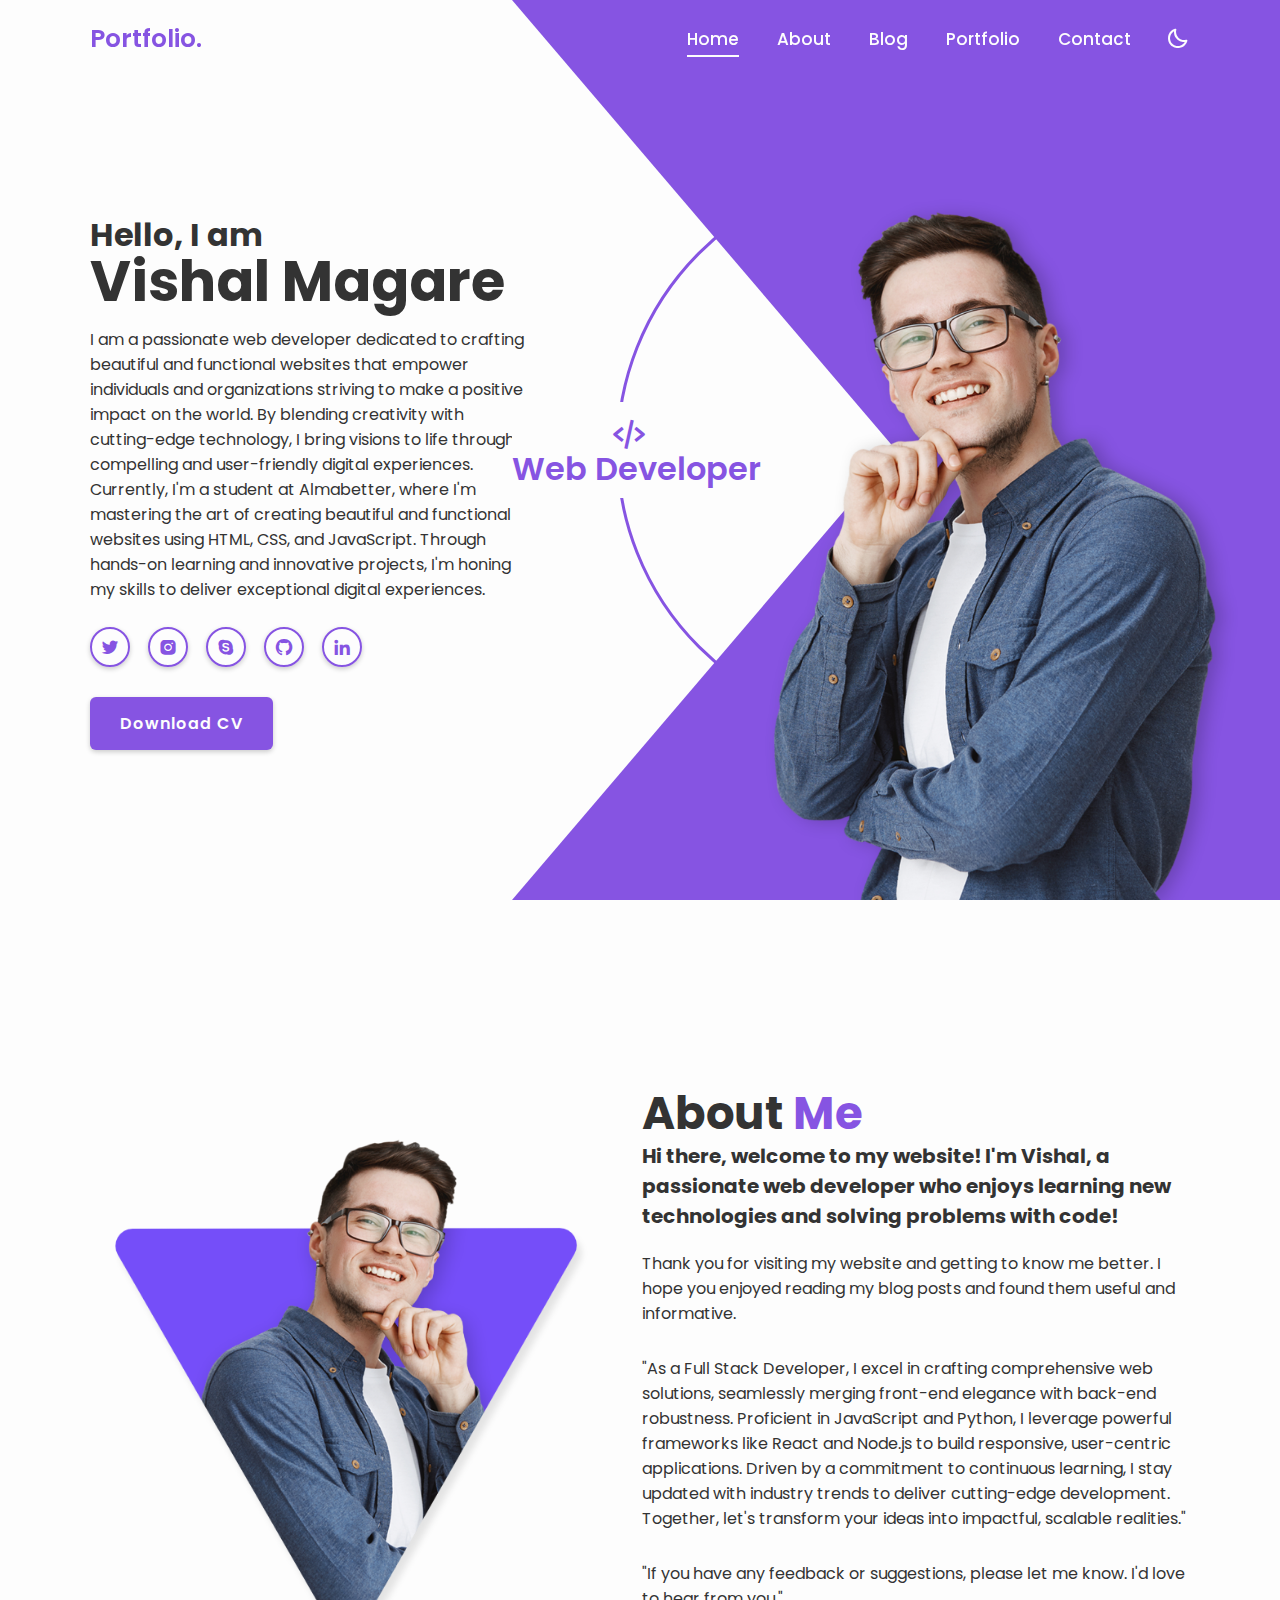
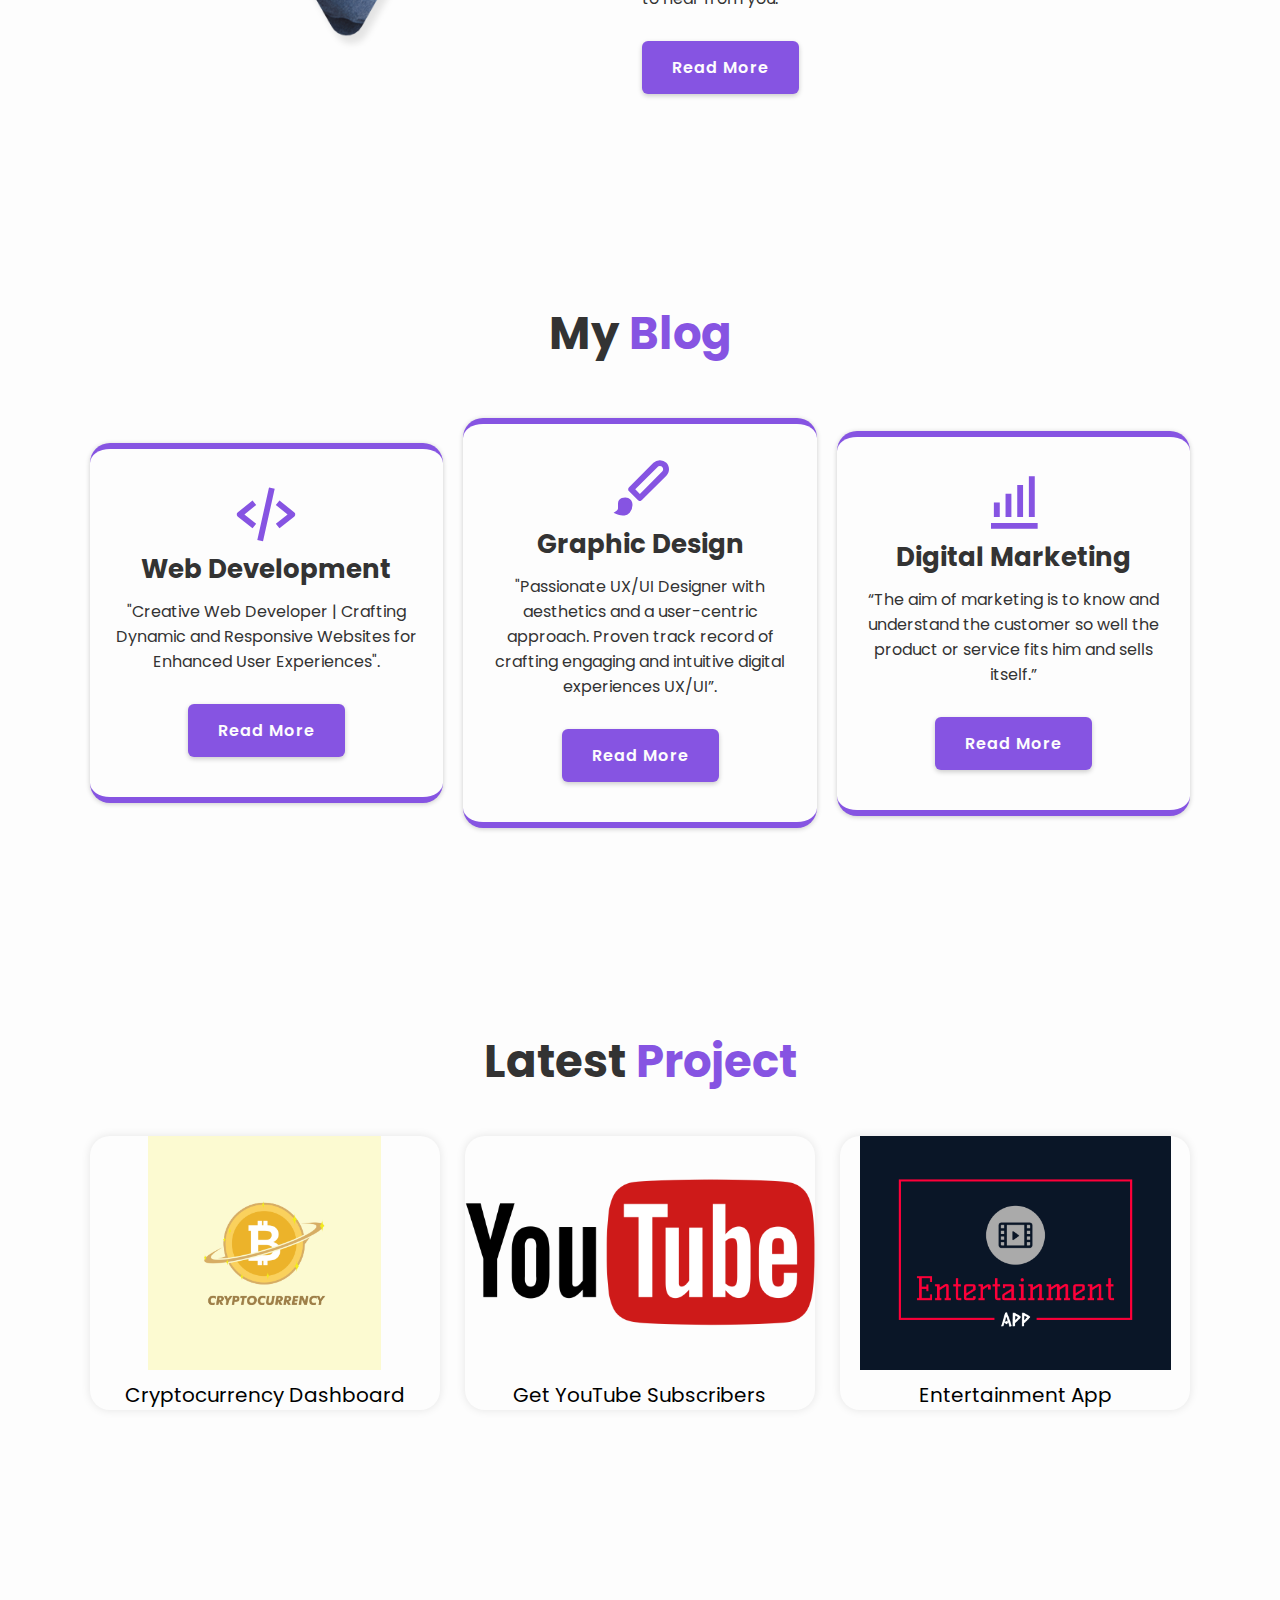
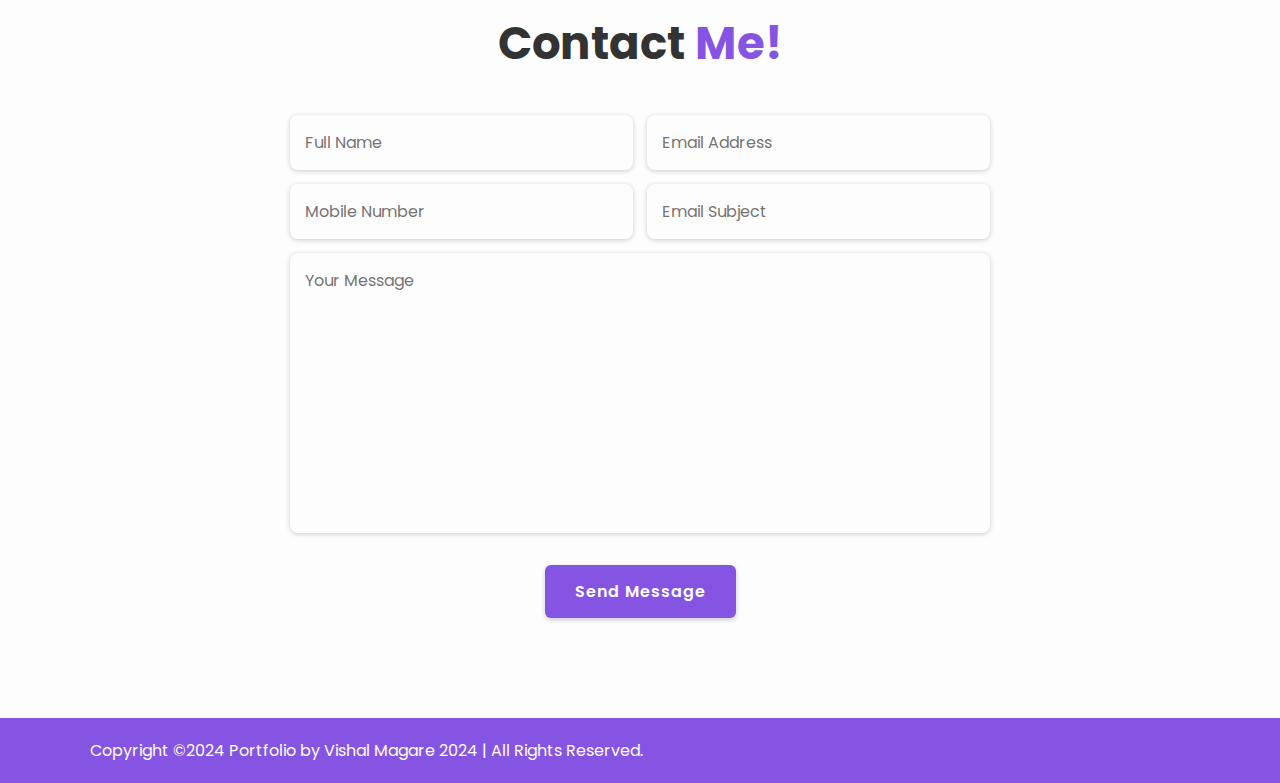
<file: index.html>
<!DOCTYPE html>
<html lang="en">

<head>
    <meta charset="UTF-8">
    <meta http-equiv="X-UA-Compatible" content="IE=edge">
    <meta name="viewport" content="width=device-width, initial-scale=1.0">

    <!--   - favicon  -->

    <link rel="shortcut icon" href="images/firebase.png" type="image/svg+xml">

    <title> Responsive Portfolio Website Design</title>


    <!-- swiper css --->
    <link rel="stylesheet" href="https://cdn.jsdelivr.net/npm/swiper@9/swiper-bundle.min.css" />

    <!-- box icons -->
    <link href='https://unpkg.com/boxicons@2.1.4/css/boxicons.min.css' rel='stylesheet'>

    <!-- custom css -->
    <link rel="stylesheet" href="css/style.css">
    <!-- custom js  -->
    <script src="js/script.js"></script>



</head>

<body>


    <header class="header">
        <a href="#" class="logo">Portfolio.</a>

        <nav class="navbar">
            <a href="#home" class="active">Home</a>
            <a href="#about">About</a>
            <a href="#services">Blog</a>
            <a href="#portfolio">Portfolio</a>
            <a href="#contact">Contact</a>
        </nav>

        <div class="bx bx-moon" id="darkMode-icon"></div>

        <div class="bx bx-menu" id="menu-icon"></div>
        <style>
            .dark-mode {
                --bg-color: #0b061f;
                --text-color: #fdfdfd;
                --shadow-color: rgba(0, 0, 0, .7);
            }
        </style>


    </header>

    <!--================================= home section design ========================== -->

    <!-- =========================== HOME ================================ -->

    <section class="home" id="home">
        <div class="home-content">
            <h3>Hello, I am</h3>
            <h1>Vishal Magare</h1>
            <p>
                I am a passionate web developer dedicated to crafting beautiful and functional websites that empower
                individuals and organizations striving to make a positive impact on the world. By blending creativity
                with cutting-edge technology, I bring visions to life through compelling and user-friendly digital
                experiences.


            </p>
            <p>Currently, I'm a student at Almabetter, where I'm mastering the art of creating beautiful and functional
                websites using HTML, CSS, and JavaScript. Through hands-on learning and innovative projects, I'm honing
                my skills to deliver exceptional digital experiences.</p>

            <!-- ==================== SociAal media ================= -->

            <div class="social-media">
                <a href=""><i class='bx bxl-twitter'></i></a>
                <a href="https://www.instagram.com/vishal24_7_99?igsh=eTlwOXo3YjFxdHc2" target="_blank"><i
                        class='bx bxl-instagram-alt'></i></a>
                <a href="#"><i class='bx bxl-skype'></i></a>
                <a href="https://github.com/mvishal24799" target="_blank"><i class='bx bxl-github'></i></a>
                <a href="https://www.linkedin.com/in/vishal-magare-760587284?lipi=urn%3Ali%3Apage%3Ad_flagship3_profile_view_base_contact_details%3Br3ZbmWHXQPqZXh9HtMrwjg%3D%3D"
                    target="_blank"><i class='bx bxl-linkedin'></i></a>
            </div>

            <a href="Vishal's Resume.pdf" target="_blank" class="btn">Download CV</a>
        </div>

        <div class="profession-container">
            <div class="profession-box">
                <div class="profession" style="--i:0;">
                    <i class='bx bx-code-alt'></i>
                    <h3>Web Developer</h3>
                </div>
                <div class="profession" style="--i:1;">
                    <i class='bx bx-code-curly'></i>
                    <h3>UX/UI Designer</h3>
                </div>
                <div class="profession" style="--i:2;">
                    <i class='bx bxl-codepen'></i>
                    <h3>Software Engineer</h3>
                </div>
                <div class="profession" style="--i:3;">
                    <i class='bx bx-camera'></i>
                    <h3>Photographer </h3>
                </div>
                <div class="circle"></div>
            </div>

            <div class="overlay"></div>
        </div>

        <div class="home-img">
            <img src="images/hn.png" alt="">
        </div>
    </section>

    <!--======================= About section design ================== -->

    <!-- ======================= ABOUT ======================= -->

    <section class="about" id="about">
        <div class="about-img">
            <img src="images/hn 4.png" alt="">
        </div>

        <div class="about-content">
            <h2 class="heading">About <span>Me</span></h2>
            <h3>
                Hi there, welcome to my website! I'm Vishal,
                a passionate web developer who enjoys learning new technologies
                and solving problems with code!
            </h3>
            <p>
                Thank you for visiting my website and getting to know me better. I hope you
                enjoyed reading my blog posts and
                found
                them useful and informative.
            </p>
            <p>
                "As a Full Stack Developer, I excel in crafting comprehensive web solutions, seamlessly merging
                front-end elegance with back-end robustness. Proficient in JavaScript and Python, I leverage powerful
                frameworks like React and Node.js to build responsive, user-centric applications. Driven by a commitment
                to continuous learning, I stay updated with industry trends to deliver cutting-edge development.
                Together, let's transform your ideas into impactful, scalable realities."
            <p> "If you have any feedback or suggestions, please let me know. I'd love to hear from you."</p>
            </p>

            <a href="#" class="btn">Read More</a>
        </div>
    </section>

    <!------ ============= services // Blog section design =================== ----- !>

    <-- ----- ================ BLOG ======================== ------->

    <section class="services" id="services">
        <h2 class="heading">My <span>Blog</span></h2>

        <div class="services-container">
            <div class="services-box">
                <i class='bx bx-code-alt'></i>
                <h3>Web Development</h3>
                <p>"Creative Web Developer | Crafting Dynamic and Responsive Websites for Enhanced User Experiences".
                </p>
                <a href="#" class="btn">Read More</a>
            </div>
            <div class="services-box">
                <i class='bx bxs-paint'></i>
                <h3>Graphic Design</h3>
                <p>"Passionate UX/UI Designer with aesthetics and a user-centric approach. Proven track record of
                    crafting engaging and intuitive digital experiences UX/UI”.</p>
                <a href="#" class="btn">Read More</a>
            </div>
            <div class="services-box">
                <i class='bx bx-bar-chart-alt'></i>
                <h3>Digital Marketing</h3>
                <p>“The aim of marketing is to know and understand the customer so well the product or service fits him
                    and sells itself.”</p>
                <a href="#" class="btn">Read More</a>
            </div>
        </div>
    </section>



    <!-- ======================portfolio section design ====================-->

    <!-- =================== PORTFOLIO ==================== -->

    <!-- =================== PORTFOLIO ==================== -->

    <section class="portfolio" id="portfolio">
        <h2 class="heading">Latest <span>Project</span></h2>

        <div class="portfolio-container">
            <div class="portfolio-box">
                <img src="images/crypto.png" alt="">
                <p><a href="https://cryptocurrency-dashboard-1.onrender.com/" target="_blank">Cryptocurrency
                        Dashboard</a></p>
            </div>
            <div class="portfolio-box">
                <img src="images/youtube.png" alt="">
                <p><a href="https://getyoutube-subscribers-avam-kw3m.onrender.com/" target="_blank">Get YouTube
                        Subscribers</a></p>
            </div>
            <div class="portfolio-box">
                <img src="images/Entertainment-app.png" alt="">
                <p><a href="https://entertainment-app-vm.onrender.com/" target="_blank">
                        Entertainment App
                    </a></p>
            </div>

        </div>
    </section>


    <!--=================== contact section design ==============-->

    <!-- ============= CONTACT =========== -->

    <section class="contact" id="contact">
        <h2 class="heading">Contact <span>Me!</span></h2>

        <form action="#">
            <div class="input-box">
                <input type="text" placeholder="Full Name">
                <input type="email" placeholder="Email Address">
            </div>
            <div class="input-box">
                <input type="number" placeholder="Mobile Number">
                <input type="text" placeholder="Email Subject">
            </div>
            <textarea name="" id="" cols="30" rows="10" placeholder="Your Message"></textarea>
            <input type="submit" value="Send Message" class="btn">
        </form>




    </section>

    <!----- ======= Footer ======= -->


    <footer class="footer">
        <div class="footer-text">
            <p>Copyright &copy;2024 Portfolio by Vishal Magare 2024 | All Rights Reserved.</p>
        </div>

        </div>
    </footer>

</body>

</html>
</file>
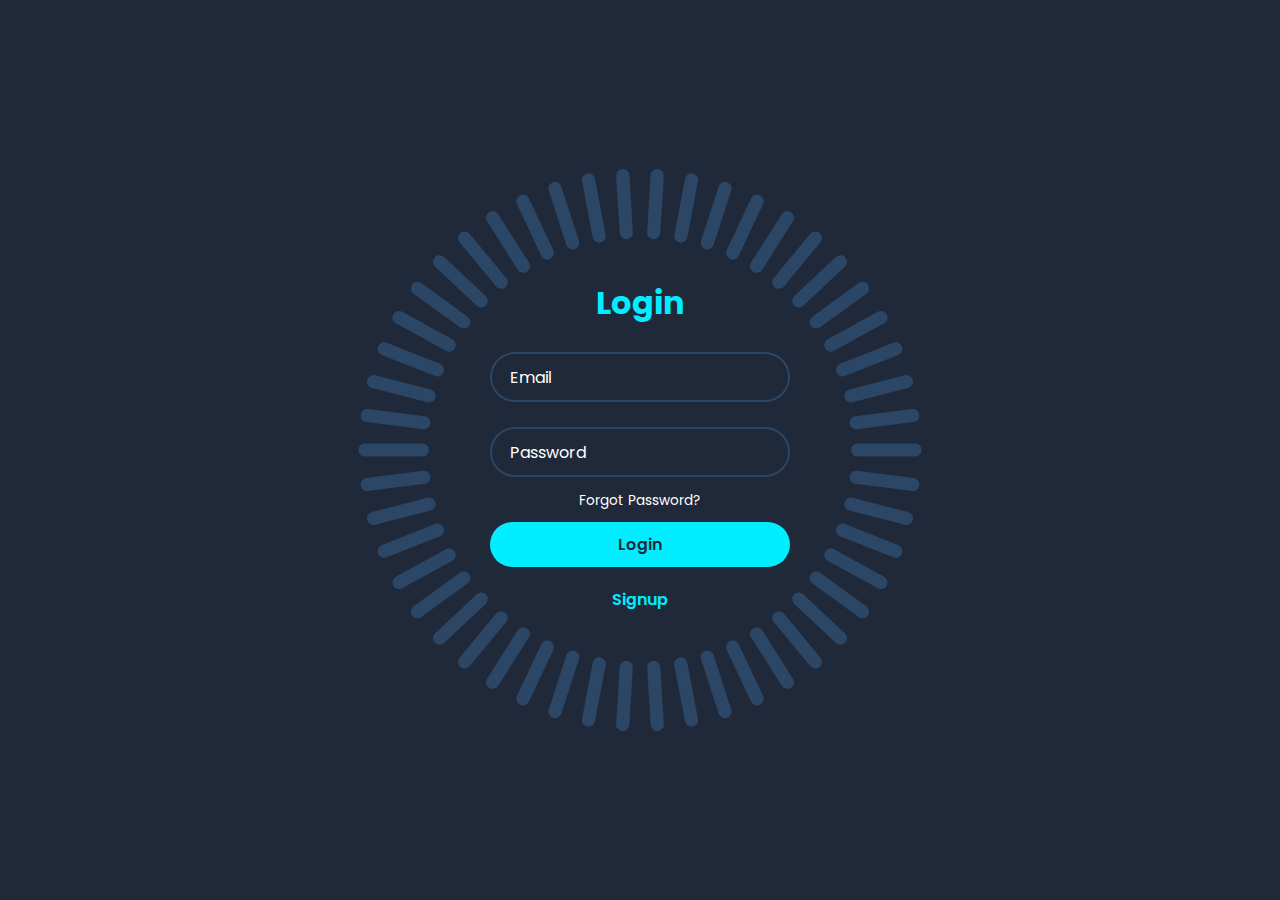
<file: Animationlogin.html>
<!DOCTYPE html>
<html lang="en" >
<head>
  <meta charset="UTF-8">
  <title>Animated Login form</title>
  <link rel="shortcut icon" href="images/pngwing.com (15).png" type="image/svg+xml">

</head>
<body>
<!-- partial:index.partial.html -->
<div class="container">
  <div class="login-box">
    <h2>Login</h2>
    <form action="#">
      <div class="input-box">
        <input type="email" required>
        <label>Email</label>
      </div>
      <div class="input-box">
        <input type="password" required>
        <label>Password</label>
      </div>
      <div class="forgot-password">
        <a href="#">Forgot Password?</a>
      </div>
      <button type="submit" class="btn">Login</button>
      <div class="signup-link">
        <a href="#">Signup</a>
      </div>
    </form>
  </div>

  <span style="--i:0;"></span>
  <span style="--i:1;"></span>
  <span style="--i:2;"></span>
  <span style="--i:3;"></span>
  <span style="--i:4;"></span>
  <span style="--i:5;"></span>
  <span style="--i:6;"></span>
  <span style="--i:7;"></span>
  <span style="--i:8;"></span>
  <span style="--i:9;"></span>
  <span style="--i:10;"></span>
  <span style="--i:11;"></span>
  <span style="--i:12;"></span>
  <span style="--i:13;"></span>
  <span style="--i:14;"></span>
  <span style="--i:15;"></span>
  <span style="--i:16;"></span>
  <span style="--i:17;"></span>
  <span style="--i:18;"></span>
  <span style="--i:19;"></span>
  <span style="--i:20;"></span>
  <span style="--i:21;"></span>
  <span style="--i:22;"></span>
  <span style="--i:23;"></span>
  <span style="--i:24;"></span>
  <span style="--i:25;"></span>
  <span style="--i:26;"></span>
  <span style="--i:27;"></span>
  <span style="--i:28;"></span>
  <span style="--i:29;"></span>
  <span style="--i:30;"></span>
  <span style="--i:31;"></span>
  <span style="--i:32;"></span>
  <span style="--i:33;"></span>
  <span style="--i:34;"></span>
  <span style="--i:35;"></span>
  <span style="--i:36;"></span>
  <span style="--i:37;"></span>
  <span style="--i:38;"></span>
  <span style="--i:39;"></span>
  <span style="--i:40;"></span>
  <span style="--i:41;"></span>
  <span style="--i:42;"></span>
  <span style="--i:43;"></span>
  <span style="--i:44;"></span>
  <span style="--i:45;"></span>
  <span style="--i:46;"></span>
  <span style="--i:47;"></span>
  <span style="--i:48;"></span>
  <span style="--i:49;"></span>
</div>
<!-- partial -->

<style>
  @import url("https://fonts.googleapis.com/css2?family=Poppins:wght@400;500&display=swap");
* {
  margin: 0;
  padding: 0;
  font-family: "Poppins";
  box-sizing: border-box;
}

body {
  display: flex;
  justify-content: center;
  align-items: center;
  background: #1f293a;
  min-height: 100vh;
}

.container {
  position: relative;
  width: 256px;
  height: 256px;
  display: flex;
  justify-content: center;
  align-items: center;
}

.container span {
  position: absolute;
  left: 0;
  width: 32px;
  height: 6px;
  background: #2c4766;
  border-radius: 8px;
  transform-origin: 128px;
  transform: scale(2.2) rotate(calc(var(--i) * (360deg / 50)));
  animation: animateBlink 3s linear infinite;
  animation-delay: calc(var(--i) * (3s / 50));
}

@keyframes animateBlink {
  0% {
    background: #0ef;
  }

  25% {
    background: #2c4766;
  }
}

.login-box {
  position: absolute;
  width: 400px;
}

.login-box form {
  width: 100%;
  padding: 0 50px;
}

h2 {
  font-size: 2em;
  color: #0ef;
  text-align: center;
}
.input-box {
  position: relative;
  margin: 25px 0;
}

.input-box input {
  width: 100%;
  height: 50px;
  background: transparent;
  border: 2px solid #2c4766;
  outline: none;
  border-radius: 40px;
  font-size: 1em;
  color: #fff;
  padding: 0 20px;
  transition: 0.5s;
}

.input-box input:focus,
.input-box input:valid {
  border-color: #0ef;
}

.input-box label {
  position: absolute;
  top: 50%;
  left: 20px;
  transform: translateY(-50%);
  font-size: 1em;
  color: #fff;
  pointer-events: none;
  transition: 0.5s ease;
}

.input-box input:focus ~ label,
.input-box input:valid ~ label {
  top: 1px;
  font-size: 0.8em;
  background-color: #1f293a;
  padding: 0 6px;
  color: #0ef;
}

.forgot-password {
  margin: -15px 0 10px;
  text-align: center;
}

.forgot-password a {
  font-size: 0.85em;
  color: #fff;
  text-decoration: none;
}

.forgot-password a:hover {
  text-decoration: underline;
}

.btn {
  width: 100%;
  height: 45px;
  border-radius: 45px;
  background: #0ef;
  border: none;
  outline: none;
  cursor: pointer;
  font-size: 1em;
  color: #1f293a;
  font-weight: 600;
}

.signup-link {
  margin: 20px 0 10px;
  text-align: center;
}

.signup-link a {
  font-size: 1em;
  color: #0ef;
  text-decoration: none;
  font-weight: 600;
}

.signup-link a:hover {
  text-decoration: underline;
}
</style>
  
</body>
</html>
</file>
<file: css/style.css>
@import url('https://fonts.googleapis.com/css2?family=Poppins:wght@300;400;500;600;700;800;900&display=swap');

* {
    margin: 0;
    padding: 0;
    box-sizing: border-box;
    text-decoration: none;
    border: none;
    outline: none;
    scroll-behavior: smooth;
    font-family: 'Poppins', sans-serif;
}

:root {
    --bg-color: #fdfdfd;
    --text-color: #333;
    --main-color: #8654e2;
    --white-color: #fdfdfd;
    --shadow-color: rgba(0, 0, 0, .2);
}

*::selection {
    background: var(--main-color);
    color: var(--bg-color);
}

/* .dark-mode {
    --bg-color: #0b061f;
    --text-color: #fdfdfd;
    --shadow-color: rgba(0, 0, 0, .7);
} */

html {
    font-size: 62.5%;
    overflow-x: hidden;
}

body {
    background: var(--bg-color);
    color: var(--text-color);
}

.header {
    position: fixed;
    top: 0;
    left: 0;
    width: 100%;
    padding: 2rem 7%;
    background: transparent;
    display: flex;
    align-items: center;
    z-index: 100;
    transition: .5s;
}

.header.sticky {
    background: var(--bg-color);
    box-shadow: 0 .1rem 1rem var(--shadow-color);
}

.logo {
    font-size: 2.5rem;
    color: var(--main-color);
    font-weight: 600;
    margin-right: auto;
}

.navbar a {
    position: relative;
    font-size: 1.7rem;
    color: var(--white-color);
    font-weight: 500;
    margin-right: 3.5rem;
}

.header.sticky .navbar a {
    color: var(--text-color);
}

.header.sticky .navbar a.active {
    color: var(--main-color);
}

.navbar a.active::before {
    content: '';
    position: absolute;
    left: 0;
    bottom: -6px;
    width: 100%;
    height: .2rem;
    background: var(--white-color);
}

.header.sticky .navbar a::before {
    background: var(--main-color);
    opacity: .7;
}

#darkMode-icon {
    font-size: 2.4rem;
    color: var(--white-color);
    cursor: pointer;
}

.header.sticky #darkMode-icon {
    color: var(--text-color);
    opacity: .9;
}

#menu-icon {
    font-size: 3.6rem;
    color: var(--text-color);
    display: none;
}

section {
    min-height: 100vh;
    padding: 10rem 7% 2rem;
}

.home {
    display: flex;
    align-items: center;
}

.home .home-content {
    max-width: 44rem;
}

.home-content h3 {
    font-size: 3.2rem;
    font-weight: 700;
    line-height: .3;
}

.home-content h1 {
    font-size: 5.6rem;
    font-weight: 700;
    margin-bottom: .3rem;
}

.home-content p {
    font-size: 1.6rem;
}

.home-content .social-media a {
    display: inline-flex;
    justify-content: center;
    align-items: center;
    width: 4rem;
    height: 4rem;
    background: transparent;
    border: .2rem solid var(--main-color);
    border-radius: 50%;
    box-shadow: 0 .2rem .5rem var(--shadow-color);
    font-size: 2rem;
    color: var(--main-color);
    margin: 2.5rem 1.5rem 3rem 0;
    transition: .5s ease;
}

.home-content .social-media a:hover {
    background: var(--main-color);
    color: var(--white-color);
}

.btn {
    display: inline-block;
    padding: 1.2rem 2.8rem;
    background: var(--main-color);
    border-radius: .6rem;
    box-shadow: 0 .2rem .5rem var(--shadow-color);
    font-size: 1.6rem;
    color: var(--white-color);
    letter-spacing: .1rem;
    font-weight: 600;
    border: .2rem solid transparent;
    transition: .5s ease;
}

.btn:hover {
    background: transparent;
    color: var(--main-color);
    border-color: var(--main-color);
}

.home .profession-container {
    position: absolute;
    top: 50%;
    right: 0;
    transform: translateY(-50%);
    width: 100vw;
    height: 100vh;
    overflow: hidden;
    pointer-events: none;
}

.home .profession-container .profession-box {
    position: absolute;
    top: 0;
    right: 0;
    width: 768px;
    height: 100vh;
    display: flex;
    justify-content: center;
    align-items: center;
    animation: professionRotate 13s ease-out infinite;
}

@keyframes professionRotate {

    0%,
    20% {
        transform: rotate(0deg);
    }

    25%,
    45% {
        transform: rotate(-90deg);
    }

    50%,
    70% {
        transform: rotate(-180deg);
    }

    75%,
    95% {
        transform: rotate(-270deg);
    }

    100% {
        transform: rotate(-360deg);
    }
}

.home .profession-box .profession {
    position: absolute;
    left: 0;
    display: flex;
    align-items: center;
    flex-direction: column;
    color: var(--main-color);
    transform: rotate(calc(360deg / 4 * var(--i)));
    transform-origin: 384px;
    background: var(--bg-color);
    padding: 13px 0;
}

.home .profession-box .profession:nth-child(1) i {
    margin-right: 15px;
}

.home .profession-box .profession:nth-child(2),
.home .profession-box .profession:nth-child(4) {
    padding-bottom: 20px;
}

.home .profession i {
    font-size: 3.8rem;
}

.home .profession h3 {
    font-size: 3.2rem;
    line-height: 1;
    font-weight: 600;
}

.home .profession-box .circle {
    width: 560px;
    height: 560px;
    border: 3px solid var(--main-color);
    border-radius: 50%;
    z-index: -1;
}

.home .profession-container .overlay {
    position: absolute;
    top: 0;
    right: 0;
    width: 0;
    height: 0;
    border-top: 50vh solid var(--main-color);
    border-right: 384px solid var(--main-color);
    border-bottom: 50vh solid var(--main-color);
    border-left: 384px solid transparent;
}

.home-img img {
    position: absolute;
    bottom: 0;
    right: 40px;
    pointer-events: none;
    max-width: 480px;
    max-height: 100vh;
}

span {
    color: var(--main-color);
}

.about {
    display: flex;
    justify-content: center;
    align-items: center;
    gap: 4rem;
}

.about-img img {
    width: 40vw;
}

.heading {
    font-size: 4.5rem;
    text-align: center;
}

.about-content h2 {
    text-align: left;
    line-height: 1.2;
}

.about-content h3 {
    font-size: 2rem;
}

.about-content p {
    font-size: 1.6rem;
    margin: 2rem 0 3rem;
}

.services {
    min-height: auto;
    padding-bottom: 10rem;
}

.services h2 {
    margin-bottom: 5rem;
}

.services .services-container {
    display: flex;
    justify-content: center;
    align-items: center;
    flex-wrap: wrap;
    gap: 2rem;
}

.services-container .services-box {
    flex: 1 1 30rem;
    background: var(--bg-color);
    padding: 3rem 2rem 4rem;
    border-radius: 2rem;
    box-shadow: 0 .1rem .5rem var(--shadow-color);
    text-align: center;
    border-top: .6rem solid var(--main-color);
    border-bottom: .6rem solid var(--main-color);
    transition: .5s ease;
}

.services-container .services-box:hover {
    box-shadow: 0 .1rem 2rem var(--shadow-color);
    transform: scale(1.02);
}

.services-box i {
    font-size: 7rem;
    color: var(--main-color);
}

.services-box h3 {
    font-size: 2.6rem;
    transition: .5s ease;
}

.services-box:hover h3 {
    color: var(--main-color);
}

.services-box p {
    font-size: 1.6rem;
    margin: 1rem 0 3rem;
}

.portfolio {
    min-height: auto;
    padding-bottom: 10rem;
}

.portfolio h2 {
    margin-bottom: 4rem;
}

.portfolio .portfolio-container {
    display: grid;
    grid-template-columns: repeat(3, 1fr);
    align-items: center;
    gap: 2.5rem;
}

.portfolio-container .portfolio-box {
    position: relative;
    display: flex;
    border-radius: 2rem;
    box-shadow: 0 0 1rem rgba(0, 0, 0, .1);
    overflow: hidden;
}

.portfolio-box {
    display: flex;
    justify-content: center;
    align-items: center;
    flex-direction: column;
    row-gap: 1rem;
}

.portfolio-box img {
    width: 100%;
    aspect-ratio: 3/2;
    object-fit: contain;
    transition: .5s ease;
}

.portfolio-box p a {
    font-size: 2rem;
    font-weight:400;
    color: black;
}

.portfolio-box:hover img {
    transform: scale(1.1);
}

.portfolio-box .portfolio-layer {
    position: absolute;
    bottom: 0;
    left: 0;
    width: 100%;
    height: 100%;
    background: linear-gradient(rgba(0, 0, 0, .1), var(--main-color));
    color: var(--white-color);
    display: flex;
    justify-content: center;
    align-items: center;
    flex-direction: column;
    text-align: center;
    padding: 0 4rem;
    opacity: 0;
    transition: .5s ease;
}

.portfolio-box:hover .portfolio-layer {
    opacity: 1;
}

.portfolio-layer h4 {
    font-size: 3rem;
}

.portfolio-layer p {
    font-size: 1.6rem;
    margin: .3rem 0 1rem;
}

.portfolio-layer a {
    display: inline-flex;
    justify-content: center;
    align-items: center;
    width: 5rem;
    height: 5rem;
    background: var(--white-color);
    border-radius: 50%;
}

.portfolio-layer a i {
    font-size: 2rem;
    color: #333;
}

.testimonial-container {
    display: flex;
    align-items: center;
    flex-direction: column;
    width: 100%;
    padding: 5rem 1rem;
}

.testimonial-container .testimonial-wrapper {
    position: relative;
    max-width: 90rem;
    width: 100%;
    padding: 5rem;
}

.testimonial-wrapper .testimonial-box {
    padding: 1rem;
    border-radius: 2rem;
    overflow: hidden;
}

.testimonial-content .testimonial-slide {
    display: flex;
    align-items: center;
    flex-direction: column;
    background: var(--bg-color);
    border-radius: 2rem;
    box-shadow: 0 .1rem .5rem var(--shadow-color);
    padding: 3rem 5rem;
    border-top: .8rem solid var(--main-color);
    border-bottom: .8rem solid var(--main-color);
}

.testimonial-slide img {
    width: 14rem;
    height: 14rem;
    object-fit: cover;
    border-radius: 50%;
    border: .5rem solid var(--bg-color);
    outline: .5rem solid var(--main-color);
}

.testimonial-slide h3 {
    font-size: 2.5rem;
    margin: 2rem 0;
}

.testimonial-slide p {
    font-size: 1.4rem;
    text-align: center;
}

.testimonial-box .swiper-button-next,
.testimonial-box .swiper-button-prev {
    color: var(--main-color);
}

.testimonial-box .swiper-button-next {
    right: 0;
}

.testimonial-box .swiper-button-prev {
    left: 0;
}

.testimonial-box .swiper-pagination-bullet {
    background: rgba(0, 0, 0, .8);
}

.testimonial-box .swiper-pagination-bullet-active {
    background: var(--main-color);
}

.contact {
    min-height: auto;
    padding-bottom: 7rem;
}

.contact h2 {
    margin-bottom: 3rem;
}

.contact form {
    max-width: 70rem;
    margin: 1rem auto;
    text-align: center;
    margin-bottom: 3rem;
}

.contact form .input-box {
    display: flex;
    justify-content: space-between;
    flex-wrap: wrap;
}

.contact form .input-box input,
.contact form textarea {
    width: 100%;
    padding: 1.5rem;
    font-size: 1.6rem;
    color: var(--text-color);
    background: var(--bg-color);
    border-radius: .8rem;
    margin: .7rem 0;
    box-shadow: 0 .1rem .5rem var(--shadow-color);
}

.contact form .input-box input {
    width: 49%;
}

.contact form textarea {
    resize: none;
}

.contact form .btn {
    margin-top: 2rem;
    cursor: pointer;
}

.footer {
    display: flex;
    justify-content: space-between;
    align-items: center;
    flex-wrap: wrap;
    padding: 2rem 7%;
    background: var(--main-color);
}

.footer-text p {
    font-size: 1.6rem;
    color: var(--white-color);
}

.footer-iconTop a {
    display: inline-flex;
    justify-content: center;
    align-items: center;
    padding: .8rem;
    background: var(--white-color);
    border-radius: .8rem;
    border: .2rem solid var(--main-color);
    outline: .2rem solid transparent;
    transition: .5s ease;
}

.footer-iconTop a:hover {
    outline-color: var(--white-color);
}

.footer-iconTop a i {
    font-size: 2.4rem;
    color: #333;
}


/* BREAKPOINTS */
@media (max-width: 1200px) {
    html {
        font-size: 55%;
    }

    .home .profession-container .profession-box {
        right: -10%;
    }

    .home .profession-container .overlay {
        right: -6%;
    }

    .home-img img {
        right: 0;
    }
}

@media (max-width: 1100px) {
    .home .profession-container .profession-box {
        right: -15%;
    }

    .home-img img {
        max-width: 420px;
    }
}

@media (max-width: 1024px) {
    .header {
        padding: 2rem 3%;
    }

    section {
        padding: 10rem 3% 2rem;
    }

    .home .profession-container .profession-box {
        right: -20%;
    }

    .home .profession-container .overlay {
        right: -12%;
    }

    .home-img img {
        max-width: 400px;
    }
}

@media (max-width: 991px) {

    .navbar a:nth-child(1) {
        color: var(--main-color);
    }

    .navbar a.active::before {
        background: var(--main-color);
        opacity: .7;
    }

    .home .home-content {
        max-width: 50rem;
    }

    .home .profession-container .profession-box {
        right: -35%;
    }

    .home .profession-container .overlay {
        right: -30%;
    }

    .home-img img {
        display: none;
    }

    .footer {
        padding: 2rem 3%;
    }
}

@media (max-width: 896px) {
    .navbar a:nth-child(2) {
        color: var(--main-color);
    }

    .home .profession-container .profession-box {
        right: -50%;
    }

    .home .profession-container .overlay {
        right: -43%;
    }
}

@media (max-width: 879px) {
    .portfolio .portfolio-container {
        grid-template-columns: repeat(2, 1fr);
    }
}

@media (max-width: 780px) {
    .navbar a:nth-child(2) {
        color: var(--white-color);
    }
}

@media (max-width: 768px) {
    #menu-icon {
        display: block;
    }

    #darkMode-icon {
        position: absolute;
        right: 7rem;
        font-size: 2.6rem;
        color: var(--text-color);
        margin-bottom: .1rem;
    }

    .navbar {
        position: absolute;
        top: 100%;
        left: 0;
        width: 100%;
        padding: 1rem 3%;
        background: var(--bg-color);
        border-top: .1rem solid rgba(0, 0, 0, .2);
        box-shadow: 0 .5rem 1rem rgba(0, 0, 0, .1);
        display: none;
    }

    .navbar.active {
        display: block;
    }

    .navbar a {
        display: block;
        font-size: 2rem;
        margin: 3rem 0;
        color: var(--text-color);
    }

    .navbar a:nth-child(1),
    .navbar a:nth-child(2) {
        color: var(--text-color);
    }

    .navbar a.active {
        color: var(--main-color);
    }

    .navbar a::before {
        display: none;
    }

    .home {
        padding: 0 3% 23rem;
        justify-content: center;
        text-align: center;
    }

    .home-content h3 {
        font-size: 2.6rem;
    }

    .home-content h1 {
        font-size: 5rem;
    }

    .home-content .social-media a {
        margin: 2.5rem .75rem 3rem;
    }

    .home .profession-container {
        left: 0;
        width: 100%;
        height: 100%;
    }

    .home .profession-container .profession-box {
        position: fixed;
        top: 450px;
        left: 0;
        width: 100%;
    }

    .home .profession-box .profession {
        padding: 0 13px;
        left: auto;
        transform-origin: 0;
    }

    .home .profession-box .profession:nth-child(1) {
        transform: rotate(-90deg) translate(-120px, -210px);
    }

    .home .profession-box .profession:nth-child(1) i {
        margin-right: 0;
    }

    .home .profession-box .profession:nth-child(2) {
        transform: rotate(0deg) translate(0, -325px);
    }

    .home .profession-box .profession:nth-child(3) {
        transform: rotate(90deg) translate(-115px, -450px);
    }

    .home .profession-box .profession:nth-child(4) {
        transform: rotate(180deg) translate(-220px, -325px);
    }

    .home .profession-box .circle {
        position: fixed;
        width: 670px;
        height: 670px;
        z-index: -1;
    }

    .home .profession-container .overlay {
        position: fixed;
        top: 70rem;
        left: 50%;
        right: 0;
        transform: rotate(90deg) translate(-50%, 50%) scaleY(3);
        border-width: 23.9rem;
    }

    .about {
        flex-direction: column-reverse;
        text-align: center;
    }

    .about-content h2 {
        text-align: center;
    }

    .about-img img {
        width: 70vw;
        margin-top: -2rem;
    }

    .testimonial-container .testimonial-wrapper {
        padding: 5rem 0;
    }

    .testimonial-content .testimonial-slide {
        padding: 3rem 2rem;
    }

    .testimonial-box .swiper-button-next,
    .testimonial-box .swiper-button-prev {
        display: none;
    }
}

@media (max-width: 580px) {
    .portfolio .portfolio-container {
        grid-template-columns: 1fr;
    }
}

@media (max-width: 450px) {
    html {
        font-size: 50%;
    }

    #darkMode-icon {
        right: 6rem;
    }

    .home .profession-box .profession:nth-child(1) {
        transform: rotate(-90deg) translate(-110px, -220px);
    }

    .home .profession-box .profession:nth-child(2) {
        transform: rotate(0deg) translate(5px, -325px);
    }

    .home .profession-box .profession:nth-child(3) {
        transform: rotate(90deg) translate(-105px, -440px);
    }

    .home .profession-box .profession:nth-child(4) {
        transform: rotate(180deg) translate(-210px, -325px);
    }

    .home .profession-container .overlay {
        top: 80rem;
    }

    .contact form .input-box input {
        width: 100%;
    }

    .footer {
        flex-direction: column-reverse;
    }

    .footer p {
        text-align: center;
        margin-top: 2rem;
    }
}

@media (max-width: 365px) {
    .about-img img {
        width: 90vw;
    }
}

@media (max-width: 315px) {
    .home-content h1 {
        font-size: 4.5rem;
    }
}

img {
    border-radius: 20px;
}
</file>
